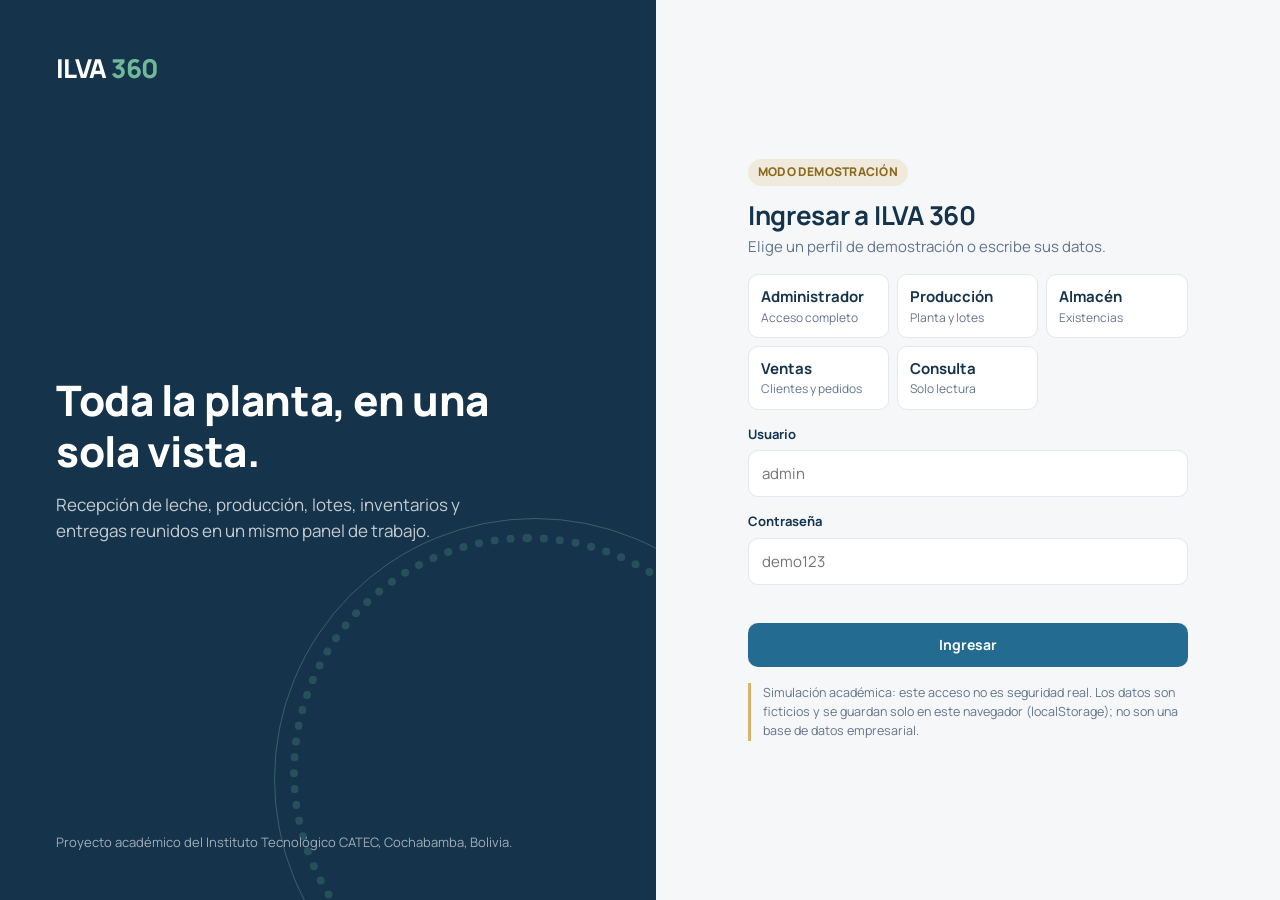
<file: index.html>
<!DOCTYPE html>
<html lang="es">
<head>
<meta charset="UTF-8">
<meta name="viewport" content="width=device-width, initial-scale=1">
<title>ILVA 360 - Gestión integral para planta láctea (DEMO)</title>
<link rel="icon" href="assets/icons/favicon.svg" type="image/svg+xml">
<link rel="preconnect" href="https://fonts.googleapis.com">
<link rel="preconnect" href="https://fonts.gstatic.com" crossorigin>
<link href="https://fonts.googleapis.com/css2?family=Manrope:wght@400;500;600;700;800&display=swap" rel="stylesheet">
<link rel="stylesheet" href="css/styles.css">
<link rel="stylesheet" href="css/dashboard.css">
<link rel="stylesheet" href="css/responsive.css">
</head>
<body>

<!-- ACCESO -->
<section id="view-login" class="login" hidden>
  <div class="login-brand">
    <div class="wordmark">ILVA <span>360</span></div>
    <div class="login-copy">
      <h1>Toda la planta, en una sola vista.</h1>
      <p>Recepción de leche, producción, lotes, inventarios y entregas reunidos en un mismo panel de trabajo.</p>
    </div>
    <p class="login-credit">Proyecto académico del Instituto Tecnológico CATEC, Cochabamba, Bolivia.</p>
  </div>
  <div class="login-panel">
    <form id="login-form" class="login-card" novalidate>
      <span class="demo-pill">MODO DEMOSTRACIÓN</span>
      <h2>Ingresar a ILVA 360</h2>
      <p class="muted">Elige un perfil de demostración o escribe sus datos.</p>
      <div id="role-list" class="role-list"></div>
      <div class="field"><label for="lg-user">Usuario</label><input id="lg-user" autocomplete="off" placeholder="admin"></div>
      <div class="field"><label for="lg-pass">Contraseña</label><input id="lg-pass" type="password" autocomplete="off" placeholder="demo123"></div>
      <p id="login-err" class="form-err" role="alert"></p>
      <button class="btn btn-primary btn-block" type="submit">Ingresar</button>
      <p class="note">Simulación académica: este acceso no es seguridad real. Los datos son ficticios y se guardan solo en este navegador (localStorage); no son una base de datos empresarial.</p>
    </form>
  </div>
</section>

<!-- APLICACIÓN -->
<div id="view-app" class="shell" hidden>
  <aside class="sidebar" id="sidebar" aria-label="Menú principal">
    <div class="side-brand">ILVA <span>360</span></div>
    <nav id="menu"></nav>
    <div class="side-foot">Datos ficticios (DEMO)</div>
  </aside>
  <div class="scrim" id="scrim"></div>
  <div class="main">
    <header class="topbar">
      <button class="icon-btn menu-toggle" id="btn-menu" aria-label="Abrir menú"></button>
      <div class="crumb" id="crumb">Dashboard</div>
      <span class="demo-pill">MODO DEMOSTRACIÓN</span>
      <div class="top-date" id="top-date"></div>
      <div class="acct">
        <button class="acct-btn" id="acct-btn" aria-haspopup="true" aria-expanded="false">
          <span class="avatar" id="avatar"></span>
          <span class="acct-txt"><b id="u-name"></b><small id="u-role"></small></span>
        </button>
        <div class="pop" id="acct-pop" hidden>
          <button data-act="switch" id="act-switch"></button>
          <button data-act="reset" id="act-reset"></button>
          <button data-act="logout" id="act-logout"></button>
        </div>
      </div>
    </header>
    <main id="content" tabindex="-1"></main>
    <footer class="foot">ILVA 360 es una demostración académica. No está conectada a ninguna empresa y no incluye facturación fiscal.</footer>
  </div>
</div>

<div class="modal" id="modal" hidden>
  <div class="modal-card" role="dialog" aria-modal="true" aria-labelledby="modal-title">
    <h3 id="modal-title"></h3>
    <p id="modal-msg"></p>
    <div class="modal-actions">
      <button class="btn btn-ghost" id="modal-cancel">Cancelar</button>
      <button class="btn btn-primary" id="modal-ok">Confirmar</button>
    </div>
  </div>
</div>
<div id="toasts" aria-live="polite"></div>

<script src="js/data.js"></script>
<script src="js/modules.js"></script>
<script src="js/app.js"></script>
<script src="js/dashboard.js"></script>
<script src="js/crud.js"></script>
<script src="js/operativos.js"></script>
<script src="js/comercial.js"></script>
<script src="js/gestion.js"></script>
</body>
</html>
</file>
<file: css/styles.css>
:root{
  --navy:#15344B; --blue:#246B91; --green:#70B89A; --gold:#D6B36A;
  --bg:#F5F7F9; --text:#64748B; --line:#E2E8EE; --danger:#B4483C;
  --r-lg:14px; --r-md:10px; --r-sm:6px;
  --font:'Manrope','Inter',system-ui,-apple-system,'Segoe UI',sans-serif;
}
*{box-sizing:border-box}
[hidden]{display:none!important}
html{-webkit-text-size-adjust:100%}
body{margin:0;font-family:var(--font);color:var(--text);background:var(--bg);font-size:15px;line-height:1.55}
h1,h2,h3,h4{color:var(--navy);margin:0;line-height:1.2;letter-spacing:-.01em}
p{margin:0}
button{font:inherit;cursor:pointer}
.ic{width:20px;height:20px;flex:none}
:focus-visible{outline:2px solid var(--blue);outline-offset:2px}
.muted{color:var(--text)}

.btn{display:inline-flex;align-items:center;justify-content:center;gap:8px;border:1px solid transparent;border-radius:var(--r-md);padding:10px 18px;font-weight:700;font-size:14px;transition:background .15s,border-color .15s}
.btn-primary{background:var(--blue);color:#fff}.btn-primary:hover{background:#1d5a7b}
.btn-ghost{background:#fff;border-color:var(--line);color:var(--navy)}.btn-ghost:hover{border-color:#c7d1da}
.btn-sm{padding:6px 12px;font-size:13px}
.btn-block{width:100%}
.btn:disabled{opacity:.5;cursor:not-allowed}

.field{margin-top:14px}
.field label{display:block;font-size:13px;font-weight:700;color:var(--navy);margin-bottom:6px}
.field input{width:100%;padding:11px 13px;border:1px solid var(--line);border-radius:var(--r-md);font:inherit;color:var(--navy);background:#fff}
.field input:focus{border-color:var(--blue);outline:0;box-shadow:0 0 0 3px rgba(36,107,145,.15)}
.form-err{min-height:22px;margin:10px 0 6px;color:var(--danger);font-size:13px;font-weight:600}

.demo-pill{display:inline-block;padding:4px 10px;border-radius:99px;background:rgba(214,179,106,.2);color:#8a6a1f;font-size:12px;font-weight:800;letter-spacing:.02em;white-space:nowrap}
.chip{display:inline-block;padding:3px 10px;border-radius:99px;font-size:12px;font-weight:700}
.chip-warn{background:rgba(214,179,106,.22);color:#8a6a1f}
.chip-danger{background:rgba(180,72,60,.12);color:var(--danger)}
.chip-ok{background:rgba(112,184,154,.2);color:#2f7a5b}

/* Acceso */
.login{min-height:100vh;display:grid;grid-template-columns:1.05fr 1fr}
.login-brand{position:relative;overflow:hidden;background:var(--navy);color:#fff;padding:48px 56px;display:flex;flex-direction:column;justify-content:space-between}
.login-brand::before,.login-brand::after{content:"";position:absolute;border-radius:50%;right:-140px;bottom:-140px}
.login-brand::before{width:520px;height:520px;border:1px solid rgba(112,184,154,.35)}
.login-brand::after{width:460px;height:460px;right:-110px;bottom:-110px;border:8px dotted rgba(112,184,154,.22)}
.wordmark{font-size:26px;font-weight:800;letter-spacing:-.02em}
.wordmark span,.side-brand span{color:var(--green)}
.login-copy{position:relative;max-width:440px}
.login-copy h1{color:#fff;font-size:42px;font-weight:800;margin-bottom:16px}
.login-copy p{color:rgba(255,255,255,.75);font-size:17px}
.login-credit{position:relative;font-size:13px;color:rgba(255,255,255,.6)}
.login-panel{display:flex;align-items:center;justify-content:center;padding:32px}
.login-card{width:100%;max-width:440px}
.login-card h2{font-size:26px;margin:14px 0 4px}
.role-list{display:grid;grid-template-columns:repeat(auto-fit,minmax(130px,1fr));gap:8px;margin-top:16px}
.role-opt{text-align:left;background:#fff;border:1px solid var(--line);border-radius:var(--r-md);padding:10px 12px;display:flex;flex-direction:column;color:var(--navy)}
.role-opt small{color:var(--text);font-size:12px}
.role-opt:hover{border-color:#b8c6d1}
.role-opt.sel{border-color:var(--blue);background:rgba(36,107,145,.06)}
.note{margin-top:16px;font-size:12.5px;color:var(--text);border-left:3px solid var(--gold);padding-left:12px}

/* Ventana modal */
.modal{position:fixed;inset:0;background:rgba(21,52,75,.45);display:flex;align-items:center;justify-content:center;padding:20px;z-index:60}
.modal-card{background:#fff;border-radius:var(--r-lg);padding:26px;max-width:420px;width:100%;animation:pop .18s ease-out}
.modal-card h3{font-size:19px;margin-bottom:8px}
.modal-actions{display:flex;justify-content:flex-end;gap:10px;margin-top:22px}
@keyframes pop{from{transform:scale(.96);opacity:0}to{transform:none;opacity:1}}

/* Notificaciones */
#toasts{position:fixed;right:20px;bottom:20px;display:flex;flex-direction:column;gap:10px;z-index:80}
.toast{display:flex;align-items:center;gap:10px;background:var(--navy);color:#fff;padding:12px 16px;border-radius:var(--r-md);font-size:14px;font-weight:600;max-width:340px;animation:pop .2s ease-out;transition:opacity .25s}
.toast.ok .ic{color:var(--green)}.toast.err{background:var(--danger)}.toast.info .ic{color:var(--gold)}
.toast.out{opacity:0}

@media (prefers-reduced-motion:reduce){*{animation:none!important;transition:none!important}}

/* Módulos: cabecera, barra de herramientas, tablas y formularios */
.chip-info{background:rgba(36,107,145,.12);color:var(--blue)}
.sr{position:absolute;width:1px;height:1px;overflow:hidden;clip:rect(0 0 0 0)}
.page-h{display:flex;justify-content:space-between;align-items:flex-start;gap:16px;flex-wrap:wrap;margin-bottom:20px}
.page-h h1{font-size:22px;font-weight:800;margin-bottom:2px}
.hint{display:flex;gap:10px;align-items:flex-start;font-size:13.5px;margin-bottom:16px}
.hint .ic{color:var(--blue);width:18px;height:18px;margin-top:2px}
.demo-note.ro{margin-bottom:16px}
.toolbar{display:flex;flex-wrap:wrap;align-items:center;gap:10px;margin-bottom:16px}
.search{position:relative;flex:1;min-width:220px;max-width:380px}
.search .ic{position:absolute;left:12px;top:50%;transform:translateY(-50%);width:18px;height:18px;color:var(--text)}
.search input{width:100%;padding:10px 12px 10px 38px;border:1px solid var(--line);border-radius:var(--r-md);font:inherit;color:var(--navy);background:#fff}
.toolbar select,.field select{padding:10px 12px;border:1px solid var(--line);border-radius:var(--r-md);font:inherit;color:var(--navy);background:#fff}
.field select{width:100%;padding:11px 13px}
.search input:focus,.toolbar select:focus,.field select:focus{border-color:var(--blue);outline:0;box-shadow:0 0 0 3px rgba(36,107,145,.15)}
#count{margin-left:auto;font-size:13px}
.table-wrap{overflow-x:auto;border:1px solid var(--line);border-radius:var(--r-md)}
.tbl{width:100%;border-collapse:collapse;font-size:14px}
.tbl th{background:#F8FAFB;text-align:left;white-space:nowrap;border-bottom:1px solid var(--line)}
.tbl th button{background:none;border:0;padding:11px 14px;font-weight:700;font-size:13px;color:var(--navy);width:100%;text-align:inherit}
.tbl th button:hover{color:var(--blue)}
.tbl td{padding:11px 14px;border-bottom:1px solid var(--line);color:var(--navy);vertical-align:middle}
.tbl tbody tr:last-child td{border-bottom:0}
.tbl tbody tr:hover{background:#FAFBFC}
.tbl .r{text-align:right}
.tbl small{color:var(--text)}
.acts{width:1%;white-space:nowrap}
.row-actions{display:flex;gap:6px;justify-content:flex-end;align-items:center}
.icon-act{width:32px;height:32px;border:1px solid var(--line);background:#fff;border-radius:8px;display:inline-flex;align-items:center;justify-content:center;color:var(--navy)}
.icon-act:hover{border-color:var(--blue);color:var(--blue)}
.icon-act .ic{width:16px;height:16px}
.status-sel{border:1px solid var(--line);border-radius:99px;padding:4px 10px;font:inherit;font-size:13px;font-weight:700;background:#fff;color:var(--navy)}
.status-sel.ok{border-color:rgba(112,184,154,.8);color:#2f7a5b}
.status-sel.warn{border-color:rgba(214,179,106,.9);color:#8a6a1f}
.status-sel.bad{border-color:rgba(180,72,60,.5);color:var(--danger)}
.status-sel.info{border-color:rgba(36,107,145,.45);color:var(--blue)}
.pager{display:flex;justify-content:space-between;align-items:center;gap:10px;flex-wrap:wrap;padding-top:14px;font-size:13px}
.pager .pg{margin:0 10px;font-weight:600}
.form-card{max-width:560px}
.form-grid{display:grid;grid-template-columns:1fr 1fr;gap:0 14px;margin-top:6px}
.field.wide{grid-column:1/-1}
.field-err{display:block;min-height:18px;margin-top:4px;color:var(--danger);font-size:12.5px;font-weight:600}
.field input.bad,.field select.bad{border-color:var(--danger)}
.form-card .form-err{margin:4px 0 0}

/* Detalle, líneas de productos y reportes */
.modal-card{max-height:92vh;overflow-y:auto}
.form-card.lg{max-width:700px}
.items-field .items-rows{margin-top:2px}
.item-row{display:grid;grid-template-columns:1fr 84px 110px 32px;gap:8px;align-items:center;margin-bottom:8px}
.item-row select,.item-row input{padding:9px 10px}
.item-sub{text-align:right;font-size:13px;font-weight:700;color:var(--navy);white-space:nowrap}
.items-foot{display:flex;justify-content:space-between;align-items:center;gap:10px;margin-top:4px}
.items-foot strong{color:var(--navy)}
.tbl tfoot td{border-top:1px solid var(--line);background:#F8FAFB;color:var(--navy)}
.table-wrap.tall{max-height:440px;overflow:auto}
.tbl thead th{position:sticky;top:0;z-index:1}
.tbl th .th{display:block;padding:11px 14px;font-weight:700;font-size:13px;color:var(--navy)}
.rep-filters{align-items:flex-end}
.rep-filters label{display:flex;flex-direction:column;gap:4px;font-size:13px;font-weight:700;color:var(--navy)}
.rep-filters input[type=date]{padding:8px 10px;border:1px solid var(--line);border-radius:var(--r-md);font:inherit;color:var(--navy);background:#fff}
.rep-filters input[type=date]:focus{border-color:var(--blue);outline:0;box-shadow:0 0 0 3px rgba(36,107,145,.15)}

/* Ajustes de tablas: códigos y montos en una sola línea */
.tbl td:first-child,.tbl td.r{white-space:nowrap}
.tbl td.acts{width:1%}

/* Cabeceras de página y cifras de tarjetas */
.page-h>div{flex:1 1 320px}
.page-h>.btn{flex:none}
.stat>div{min-width:0}
.stat-v{font-size:clamp(16px,1.3vw,24px);white-space:nowrap}
.g-stats .stat{padding:16px;gap:12px}
.g-stats .stat-ic{width:38px;height:38px}
</file>
<file: css/dashboard.css>
.shell{display:flex;min-height:100vh}
.sidebar{width:264px;flex:none;background:var(--navy);color:rgba(255,255,255,.72);display:flex;flex-direction:column;position:sticky;top:0;height:100vh;overflow-y:auto}
.side-brand{font-size:23px;font-weight:800;color:#fff;letter-spacing:-.02em;padding:24px 24px 18px}
#menu{flex:1;padding:0 12px 12px}
.menu-group{margin:16px 12px 6px;font-size:12px;font-weight:700;color:rgba(255,255,255,.45)}
.menu-item{display:flex;align-items:center;gap:12px;width:100%;background:none;border:0;color:inherit;padding:10px 12px;border-radius:var(--r-md);text-align:left;font-weight:600;font-size:14px;position:relative}
.menu-item:hover{background:rgba(255,255,255,.06);color:#fff}
.menu-item.active{background:rgba(255,255,255,.1);color:#fff}
.menu-item.active::before{content:"";position:absolute;left:-12px;top:8px;bottom:8px;width:3px;border-radius:0 3px 3px 0;background:var(--gold)}
.side-foot{padding:16px 24px;font-size:12px;color:rgba(255,255,255,.45);border-top:1px solid rgba(255,255,255,.08)}
.main{flex:1;min-width:0;display:flex;flex-direction:column}
.scrim{display:none}

.topbar{position:sticky;top:0;z-index:20;height:64px;background:#fff;border-bottom:1px solid var(--line);display:flex;align-items:center;gap:14px;padding:0 28px}
.crumb{font-weight:800;color:var(--navy);font-size:17px;margin-right:auto}
.top-date{font-size:13px;font-weight:600}
.icon-btn{background:none;border:1px solid var(--line);border-radius:var(--r-md);width:40px;height:40px;display:none;align-items:center;justify-content:center;color:var(--navy)}
.acct{position:relative}
.acct-btn{display:flex;align-items:center;gap:10px;background:none;border:1px solid var(--line);border-radius:99px;padding:4px 14px 4px 4px}
.avatar{width:34px;height:34px;border-radius:50%;background:var(--blue);color:#fff;display:flex;align-items:center;justify-content:center;font-weight:800;font-size:13px}
.acct-txt{display:flex;flex-direction:column;text-align:left;line-height:1.2}
.acct-txt b{color:var(--navy);font-size:13px}.acct-txt small{font-size:12px}
.pop{position:absolute;right:0;top:calc(100% + 8px);background:#fff;border:1px solid var(--line);border-radius:var(--r-md);padding:6px;min-width:230px;box-shadow:0 8px 24px rgba(21,52,75,.1)}
.pop button{display:flex;align-items:center;gap:10px;width:100%;background:none;border:0;padding:10px;border-radius:var(--r-sm);color:var(--navy);font-weight:600;font-size:14px;text-align:left}
.pop button:hover{background:var(--bg)}

#content{padding:28px;outline:0;flex:1}
.foot{padding:16px 28px;font-size:12.5px;border-top:1px solid var(--line)}

.welcome{position:relative;overflow:hidden;background:var(--navy);color:#fff;border-radius:var(--r-lg);padding:28px 32px;margin-bottom:20px}
.welcome::before,.welcome::after{content:"";position:absolute;border-radius:50%;right:-60px;top:-70px}
.welcome::before{width:260px;height:260px;border:1px solid rgba(112,184,154,.4)}
.welcome::after{width:220px;height:220px;right:-40px;top:-50px;border:6px dotted rgba(112,184,154,.25)}
.welcome h1{color:#fff;font-size:26px;font-weight:800}
.welcome p{position:relative;color:rgba(255,255,255,.78);max-width:560px;margin-top:8px}
.welcome .row{position:relative;display:flex;flex-wrap:wrap;align-items:center;gap:12px;margin-top:18px}
.welcome .date{font-size:13px;color:rgba(255,255,255,.65);text-transform:capitalize}
.welcome .btn-ghost{background:transparent;color:#fff;border-color:rgba(255,255,255,.35)}
.welcome .btn-ghost:hover{background:rgba(255,255,255,.08)}

.grid{display:grid;gap:20px;margin-bottom:20px}
.g-stats{grid-template-columns:repeat(4,1fr)}
.g-2{grid-template-columns:1.6fr 1fr}
.g-2b{grid-template-columns:1fr 1fr}
.card{background:#fff;border:1px solid var(--line);border-radius:var(--r-lg);padding:20px;min-width:0}
.card-h{display:flex;align-items:center;justify-content:space-between;gap:12px;margin-bottom:16px}
.card-h h3{font-size:16px}

.stat{display:flex;gap:14px;align-items:flex-start}
.stat-ic{width:42px;height:42px;border-radius:var(--r-md);display:flex;align-items:center;justify-content:center;background:rgba(36,107,145,.1);color:var(--blue);flex:none}
.stat:nth-child(2) .stat-ic{background:rgba(112,184,154,.2);color:#2f7a5b}
.stat-v{font-size:clamp(17px,1.5vw,25px);font-weight:800;color:var(--navy);line-height:1.15;white-space:nowrap}
.stat-l{font-size:13px;font-weight:600}
.stat-s{font-size:12.5px;margin-top:2px}
.up{color:#2f7a5b;font-weight:700}.down{color:var(--danger);font-weight:700}

.seg{display:inline-flex;border:1px solid var(--line);border-radius:var(--r-md);overflow:hidden}
.seg button{background:#fff;border:0;padding:6px 14px;font-size:13px;font-weight:700;color:var(--text)}
.seg button[aria-pressed="true"]{background:var(--navy);color:#fff}
.chart-wrap{position:relative}
#ch-line{width:100%;height:250px;display:block}
.tip{position:absolute;top:8px;background:var(--navy);color:#fff;padding:8px 12px;border-radius:var(--r-sm);font-size:12.5px;pointer-events:none;white-space:nowrap}
.tip b{display:block;margin-bottom:2px}
.legend{display:flex;flex-wrap:wrap;gap:16px;margin-top:12px;font-size:13px}
.dot{display:inline-block;width:10px;height:10px;border-radius:50%;margin-right:6px}

.donut-box{display:flex;align-items:center;gap:20px;flex-wrap:wrap}
#ch-donut{width:170px;height:170px;flex:none}
.donut-leg{list-style:none;margin:0;padding:0;flex:1;min-width:140px}
.donut-leg li{display:flex;align-items:center;justify-content:space-between;padding:8px 0;border-bottom:1px solid var(--line);font-size:14px}
.donut-leg li:last-child{border:0}
.donut-leg b{color:var(--navy)}

.prod-row{margin-bottom:16px}
.prod-row:last-child{margin-bottom:0}
.prod-top{display:flex;justify-content:space-between;font-size:14px;margin-bottom:6px}
.prod-top b{color:var(--navy)}
.bar{height:8px;background:var(--bg);border-radius:99px;overflow:hidden}
.bar i{display:block;height:100%;background:var(--blue);border-radius:99px;transition:width .5s}

.list{list-style:none;margin:0;padding:0}
.list li{display:flex;align-items:center;gap:12px;padding:12px 0;border-bottom:1px solid var(--line)}
.list li:last-child{border:0;padding-bottom:0}
.li-main{flex:1;min-width:0}
.li-main b{display:block;color:var(--navy);font-size:14px;overflow:hidden;text-overflow:ellipsis;white-space:nowrap}
.li-main small{font-size:12.5px}
.mv-ic{width:34px;height:34px;border-radius:50%;display:flex;align-items:center;justify-content:center;flex:none}
.mv-in{background:rgba(112,184,154,.2);color:#2f7a5b}.mv-out{background:rgba(180,72,60,.1);color:var(--danger)}.mv-pr{background:rgba(36,107,145,.12);color:var(--blue)}
.qty{font-weight:700;color:var(--navy);font-size:14px;white-space:nowrap}

.empty{text-align:center;padding:26px 10px}
.empty .ic{width:34px;height:34px;color:var(--green);margin-bottom:8px}
.empty b{display:block;color:var(--navy)}

.quick{display:grid;grid-template-columns:repeat(auto-fill,minmax(130px,1fr));gap:10px}
.quick button{display:flex;flex-direction:column;align-items:flex-start;gap:10px;background:var(--bg);border:1px solid transparent;border-radius:var(--r-md);padding:14px;color:var(--navy);font-weight:700;font-size:14px;text-align:left}
.quick button:hover{border-color:var(--blue);background:#fff}
.quick .ic{color:var(--blue)}
.demo-note{display:flex;gap:12px;align-items:flex-start;font-size:13.5px;background:#fff;border:1px dashed #cfd8e0;border-radius:var(--r-md);padding:14px 16px}
.demo-note .ic{color:var(--gold)}
</file>
<file: css/responsive.css>
@media (max-width:1180px){
  .g-stats{grid-template-columns:repeat(2,1fr)}
  .g-2,.g-2b{grid-template-columns:1fr}
}
@media (max-width:900px){
  .login{grid-template-columns:1fr}
  .login-brand{padding:28px;min-height:220px}
  .login-copy h1{font-size:28px}
  .login-copy p{font-size:15px}
  .sidebar{position:fixed;left:0;top:0;z-index:50;transform:translateX(-100%);transition:transform .22s}
  .nav-open .sidebar{transform:none}
  .nav-open .scrim{display:block;position:fixed;inset:0;background:rgba(21,52,75,.45);z-index:40}
  .icon-btn{display:flex}
  .topbar{padding:0 16px;gap:10px}
  .top-date,.acct-txt{display:none}
  .acct-btn{padding:4px}
  #content{padding:18px 16px}
}
@media (max-width:560px){
  .g-stats{grid-template-columns:1fr}
  .topbar .demo-pill{display:none}
  .welcome{padding:22px 20px}
  .welcome h1{font-size:22px}
  #toasts{left:16px;right:16px}
  .toast{max-width:none}
}
@media (max-width:560px){
  .form-grid{grid-template-columns:1fr}
  .search{max-width:none}
  #count{margin-left:0}
  .page-h .btn{width:100%}
}
@media (max-width:560px){
  .item-row{grid-template-columns:1fr 72px 32px}
  .item-sub{display:none}
  .rep-filters label,.rep-filters .btn{flex:1 1 140px}
}
</file>
